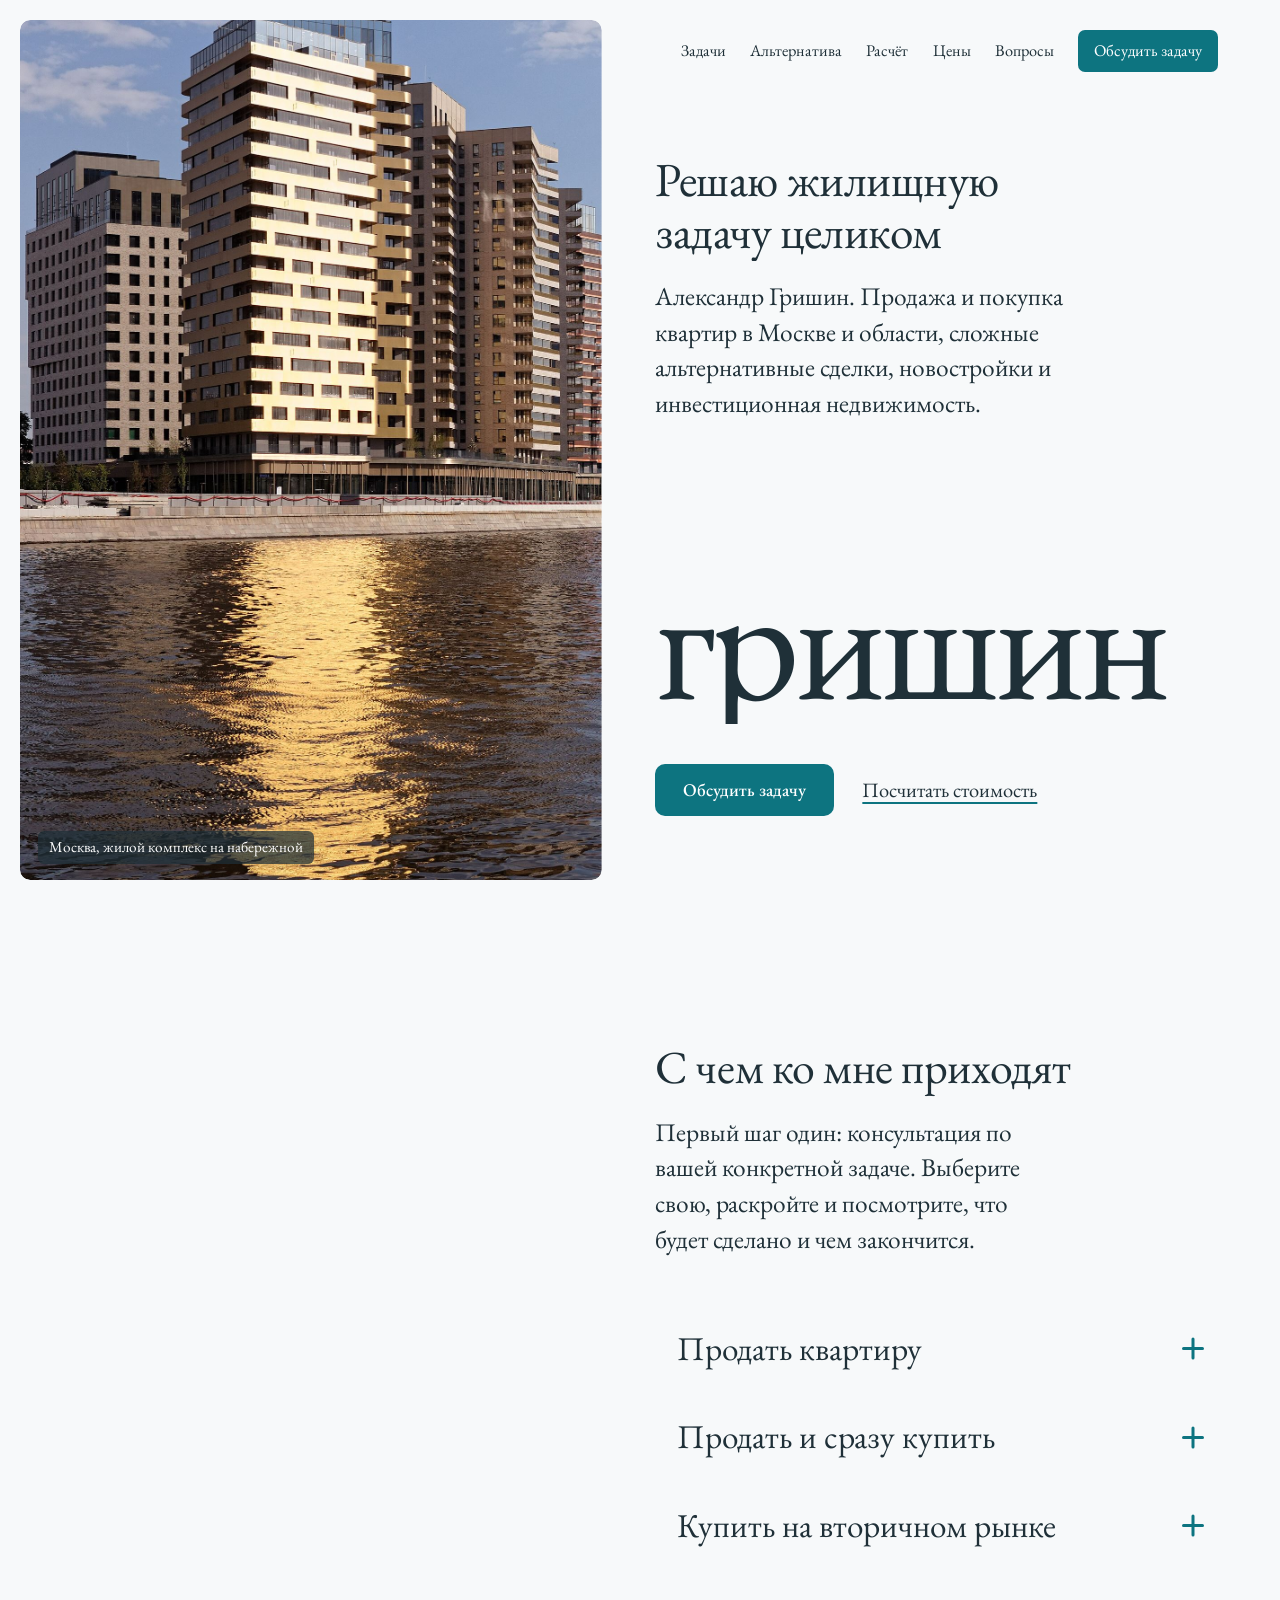
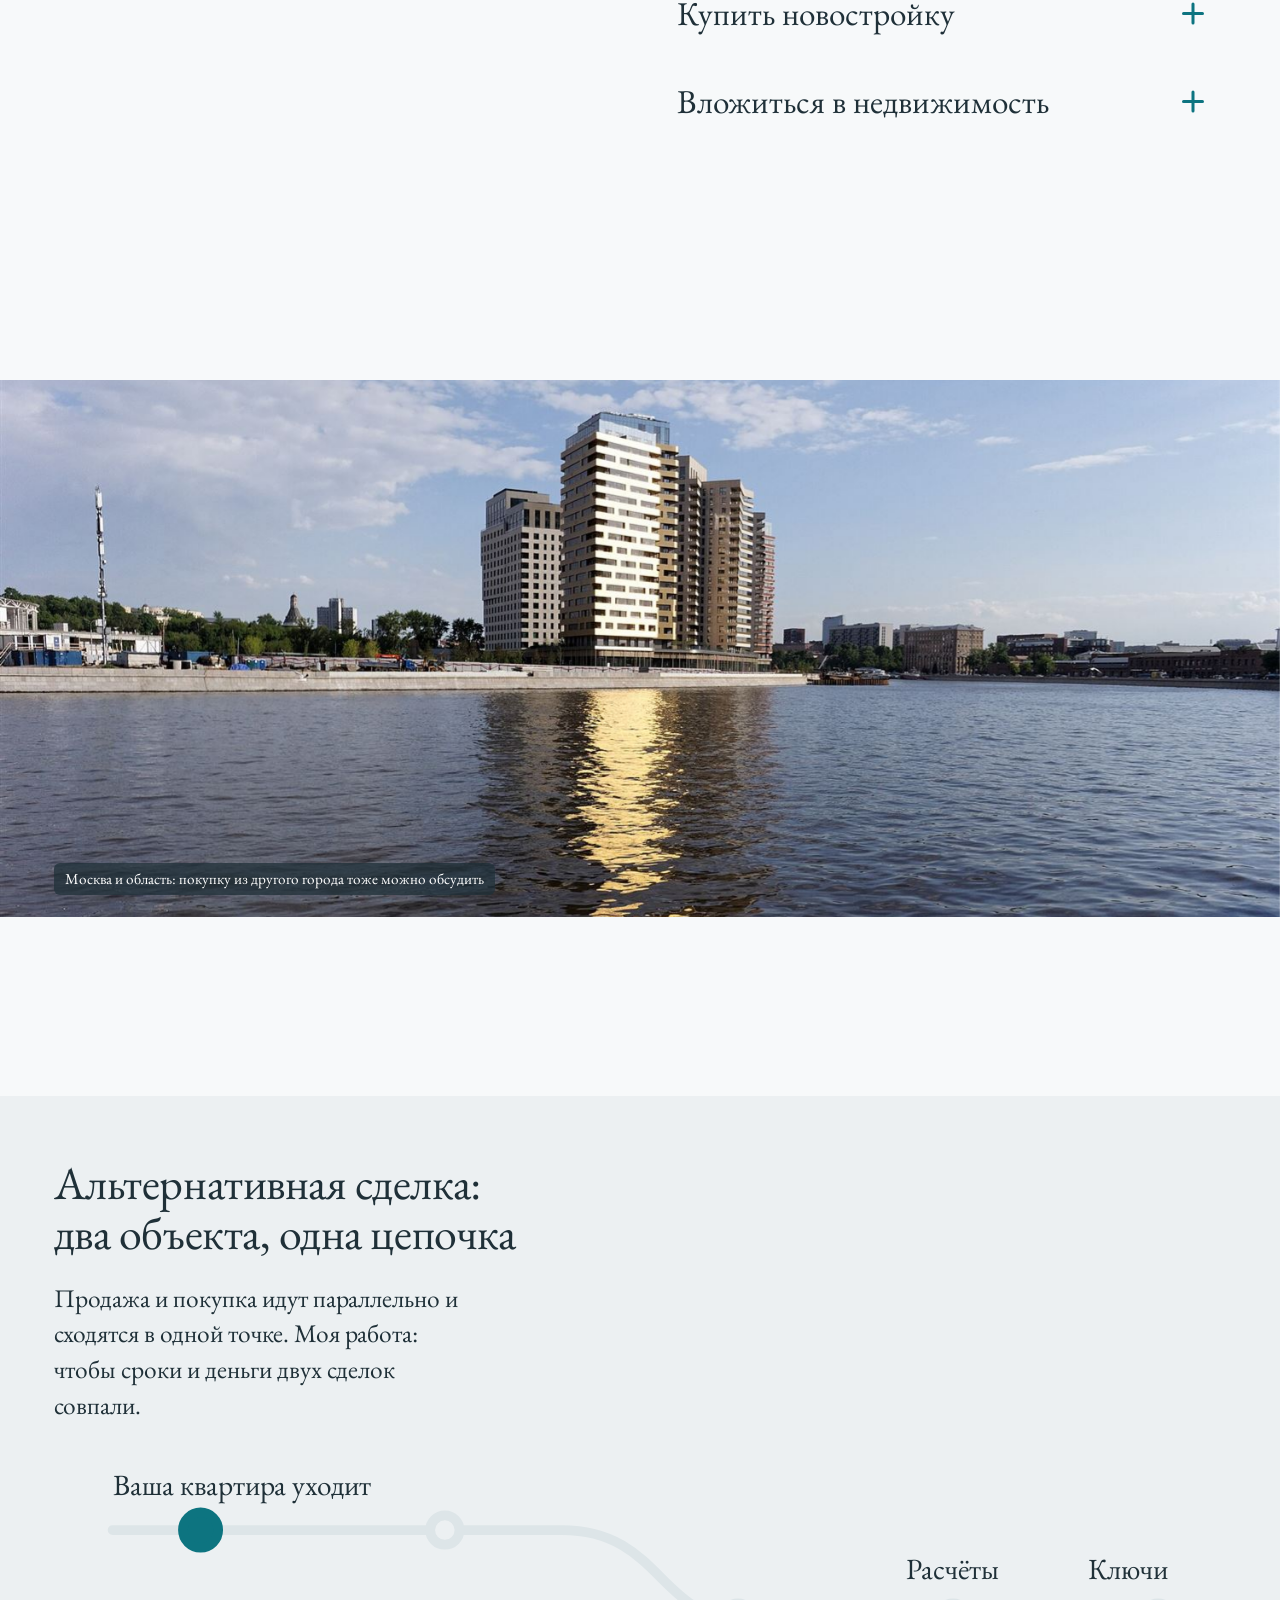
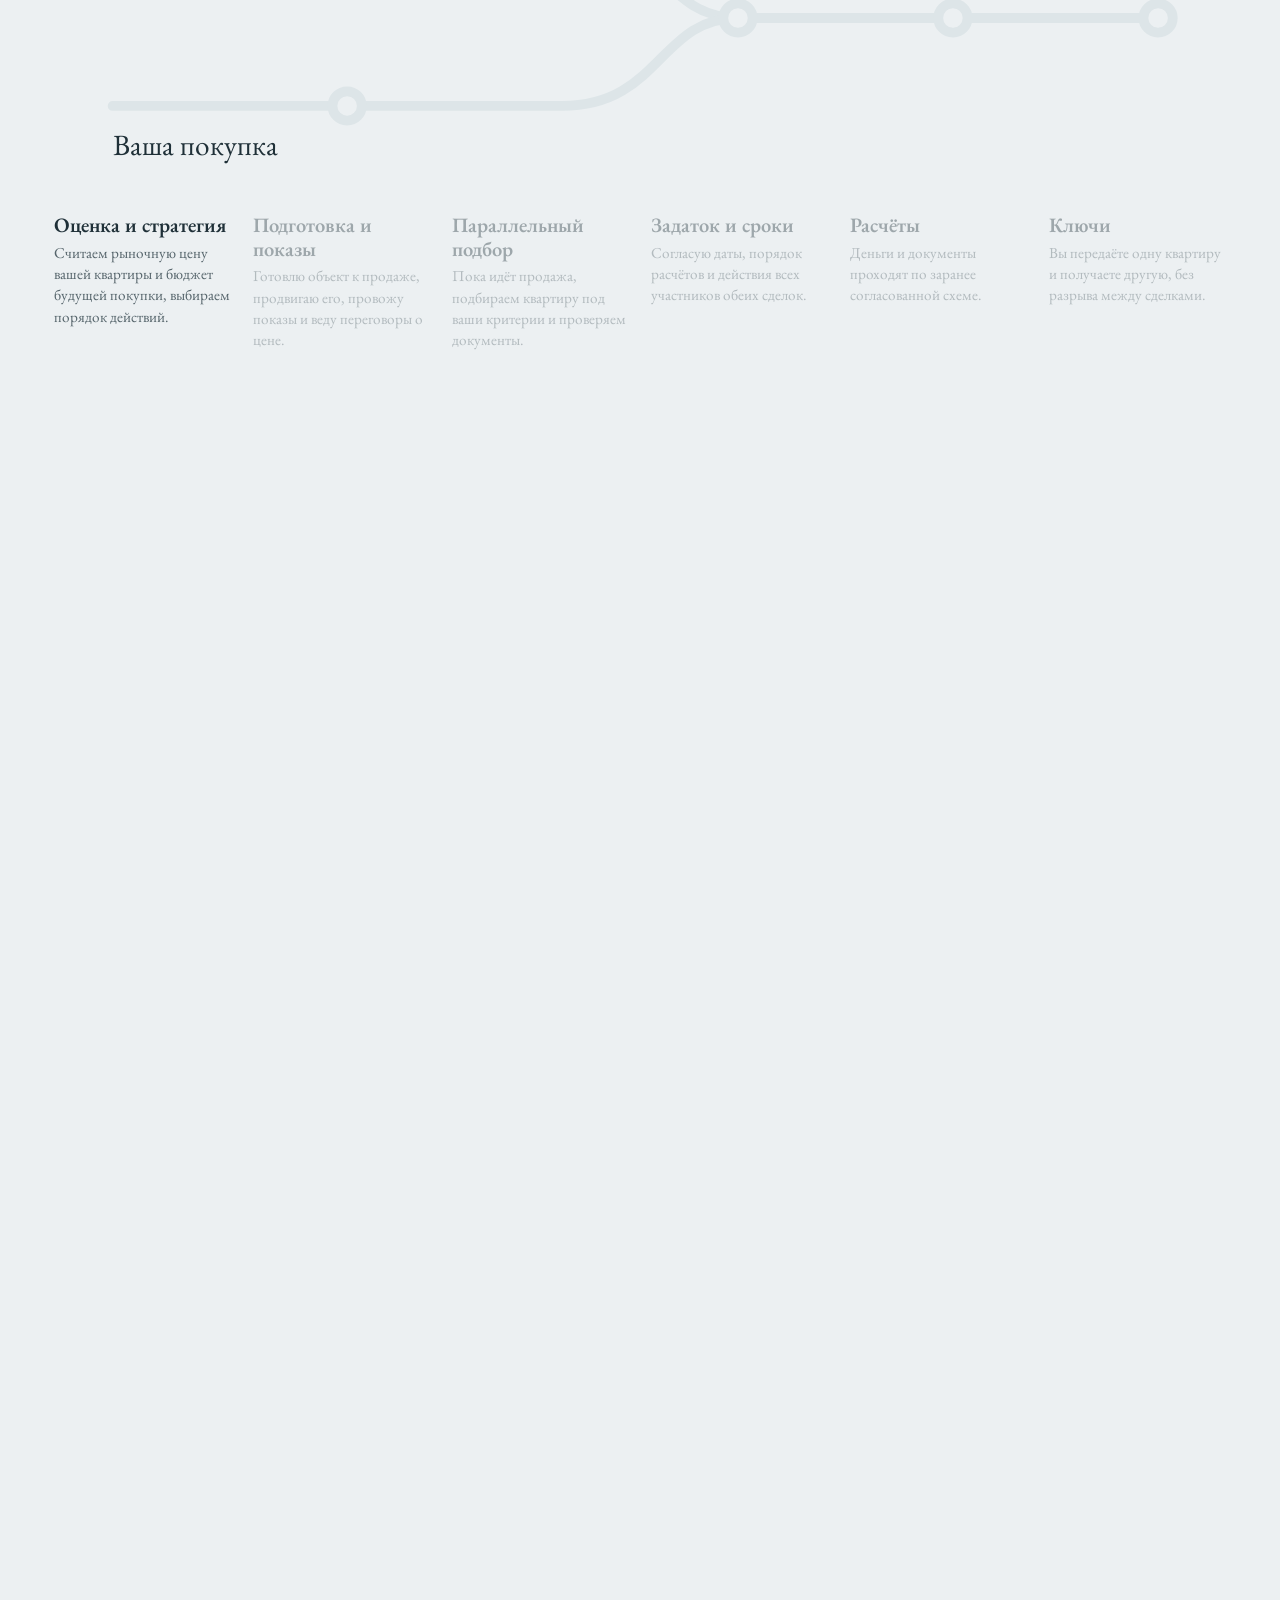
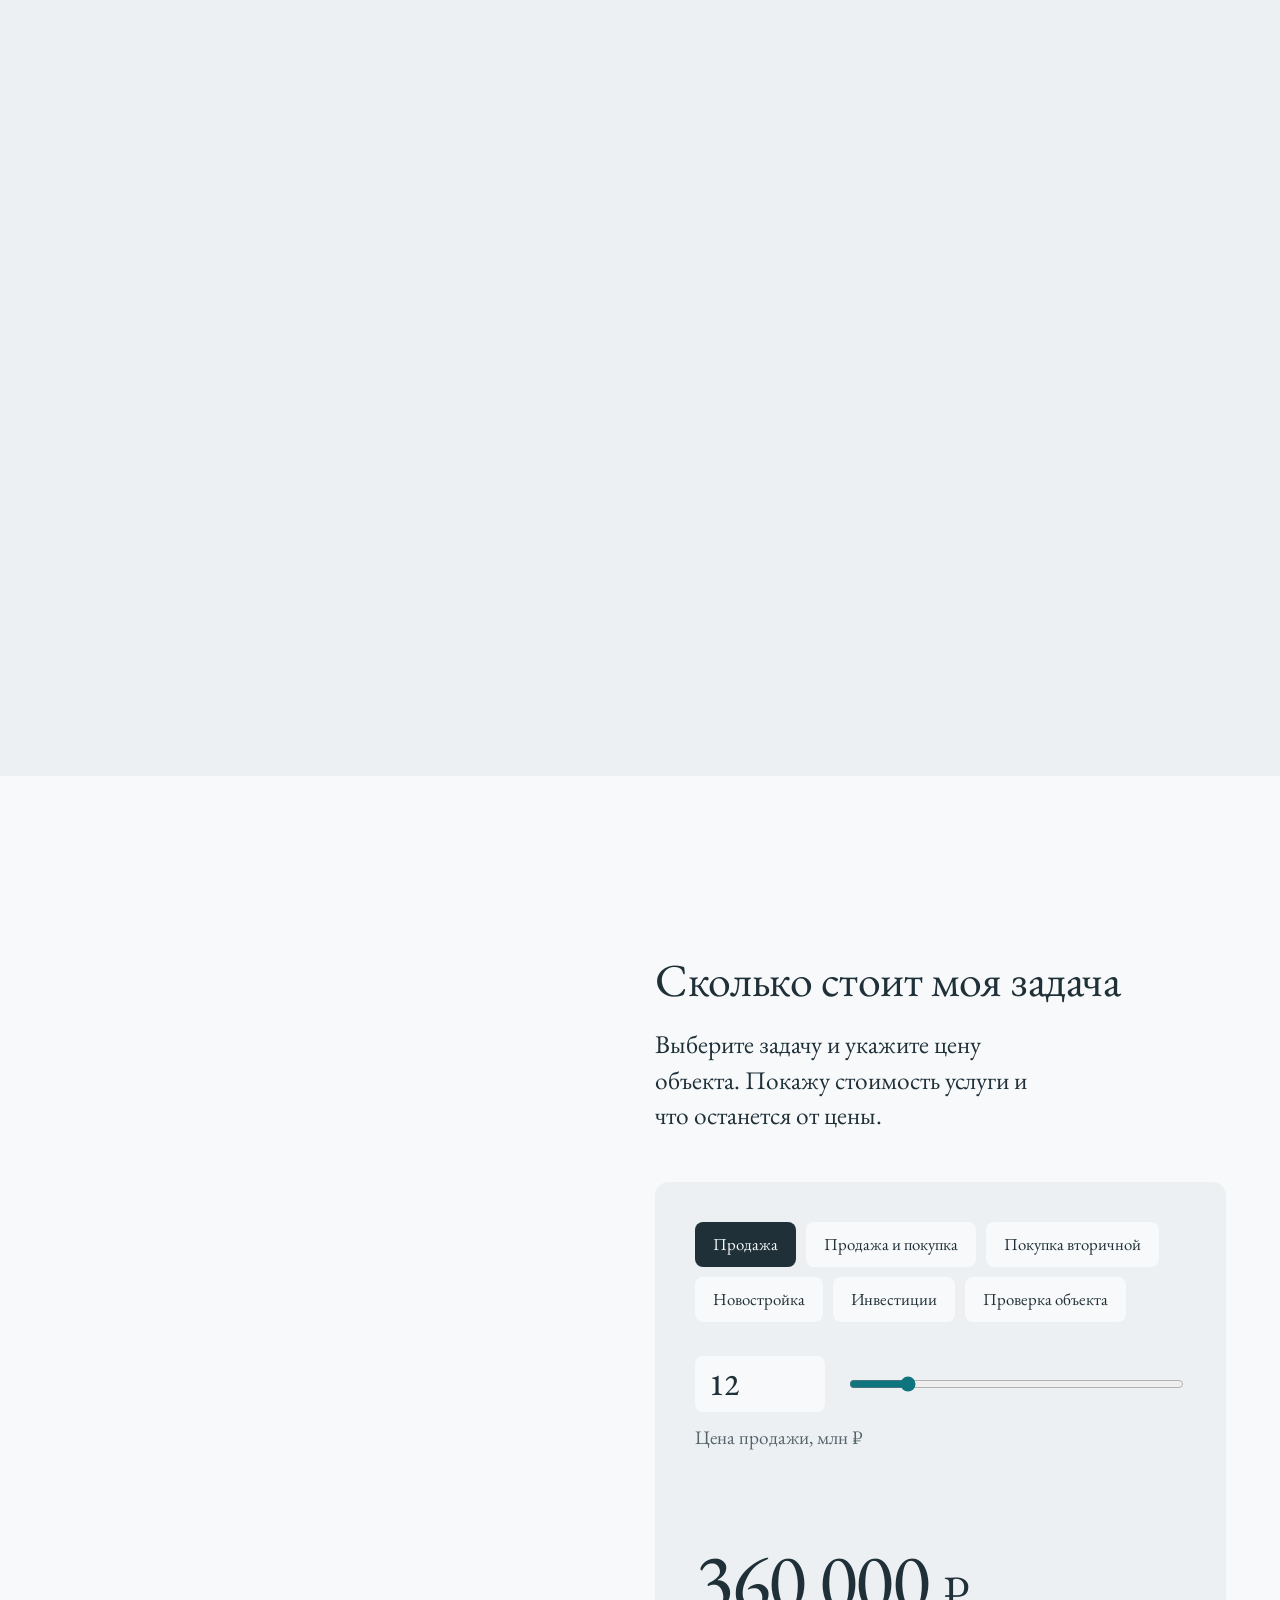
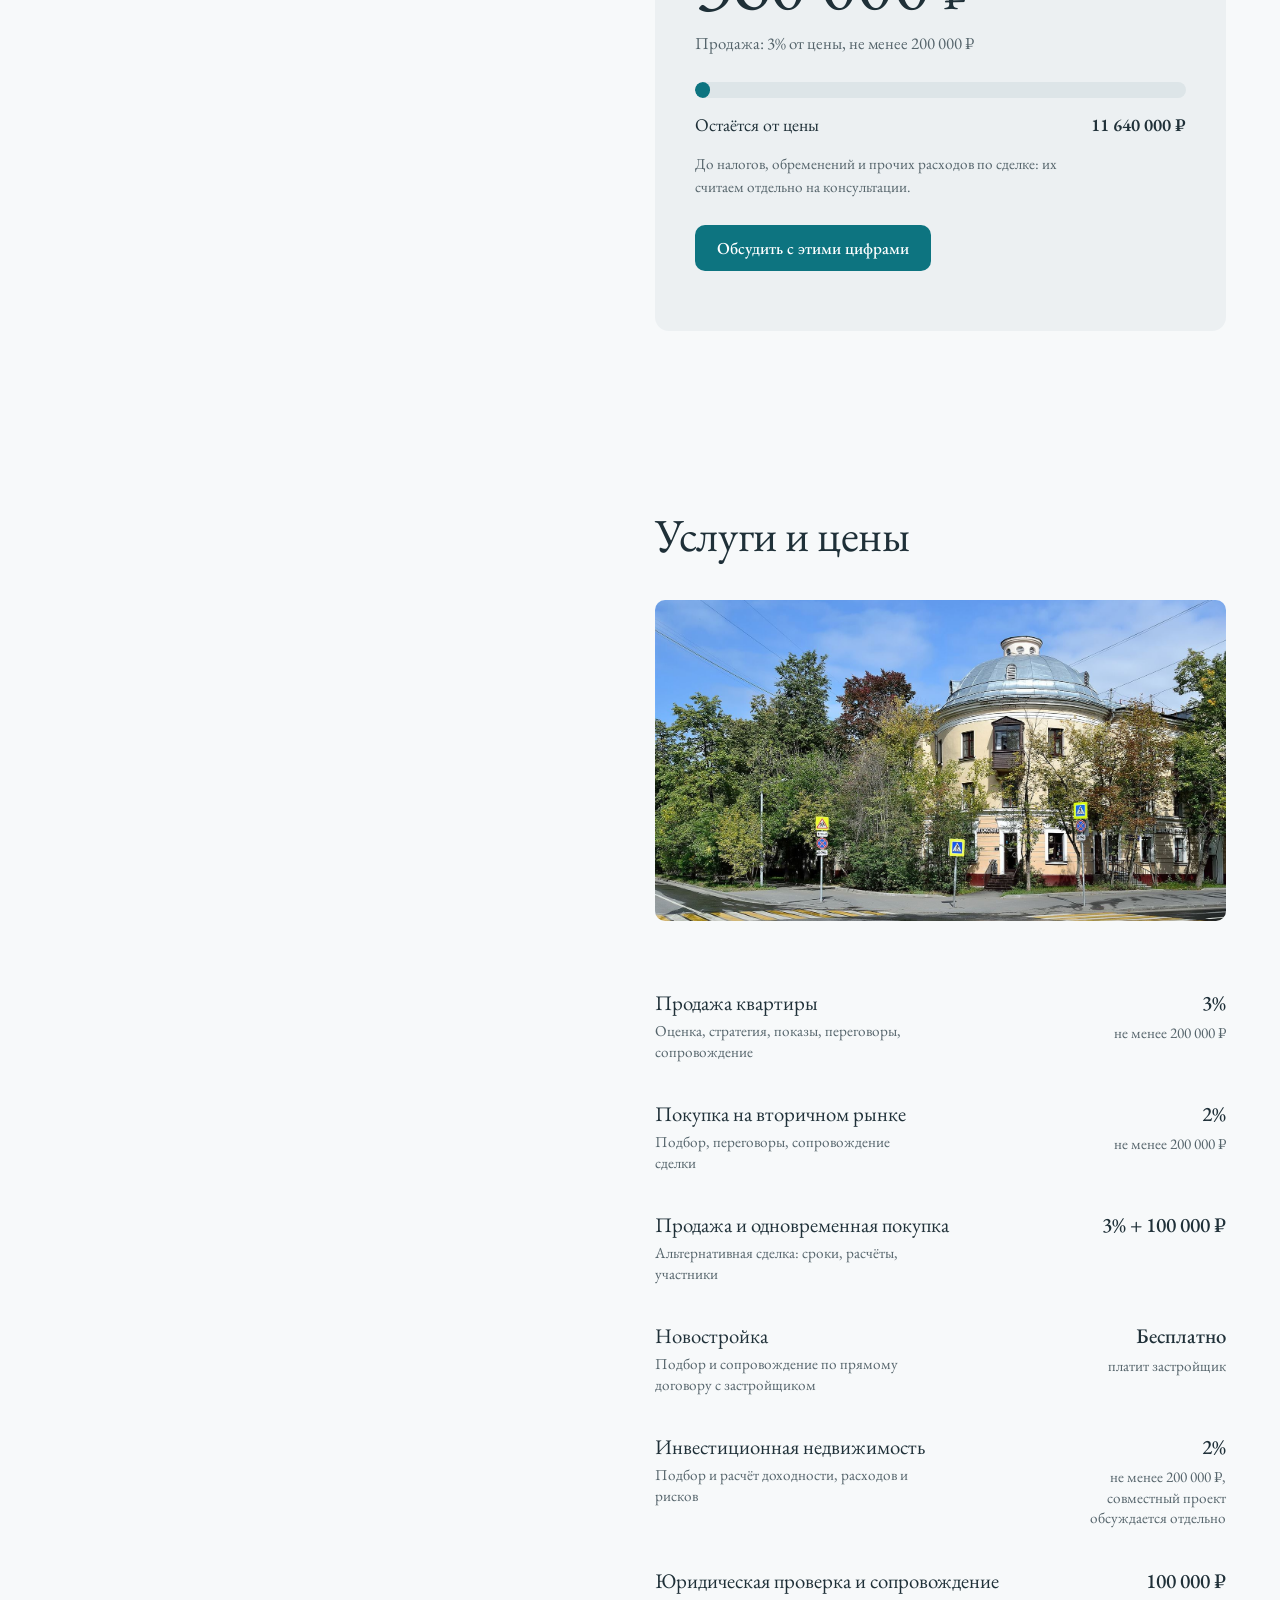
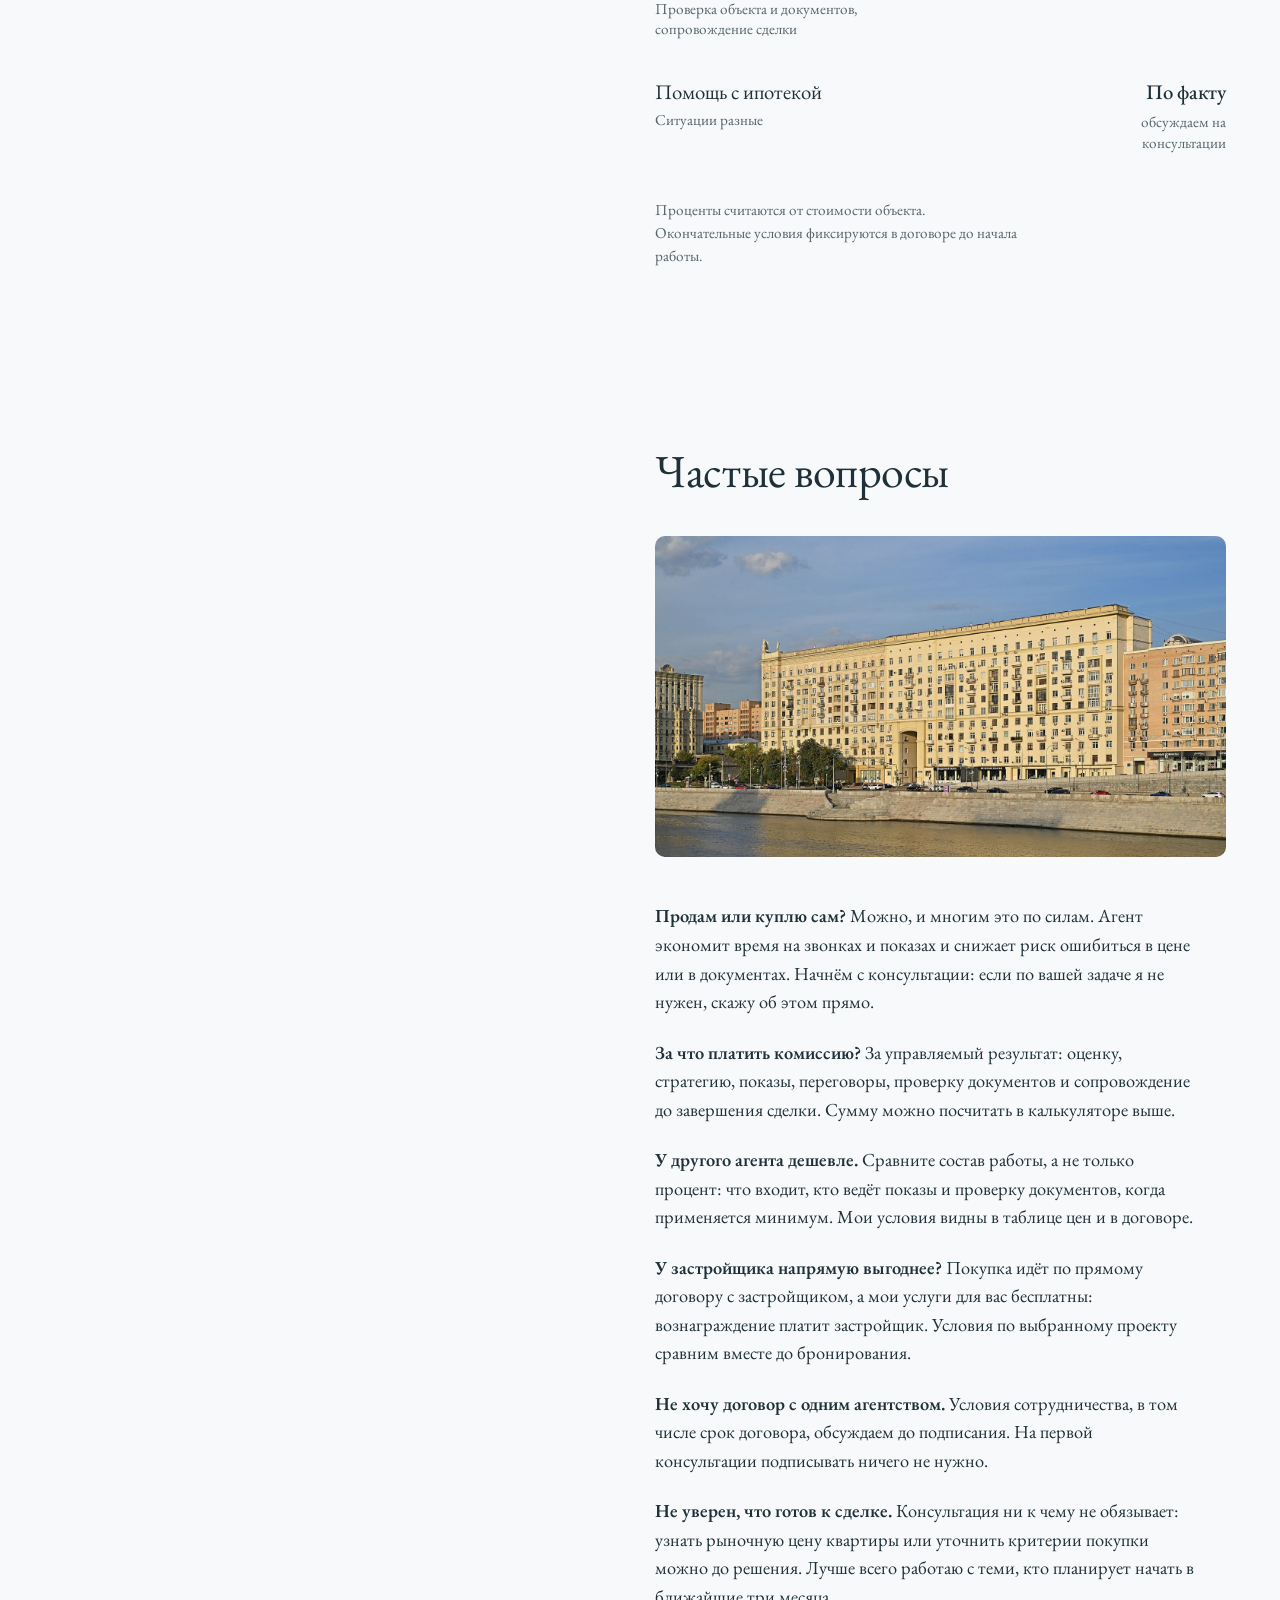
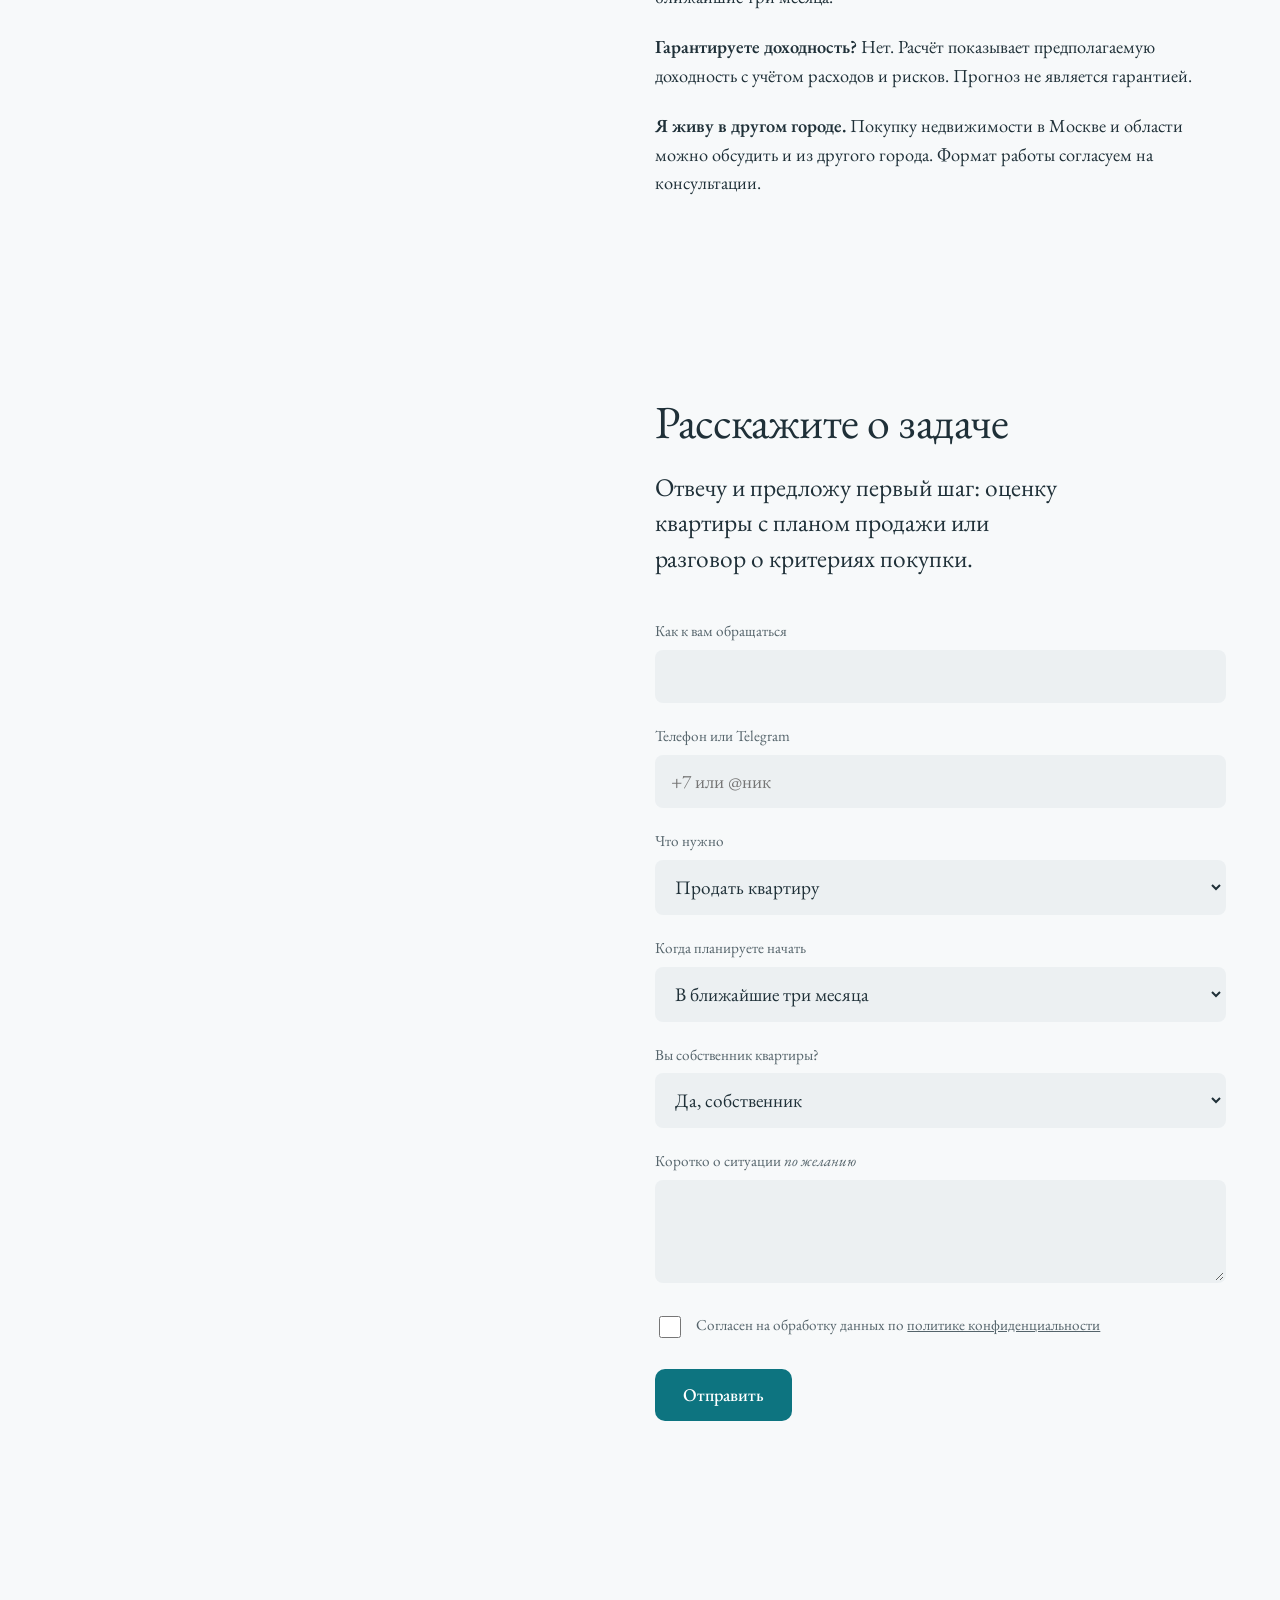
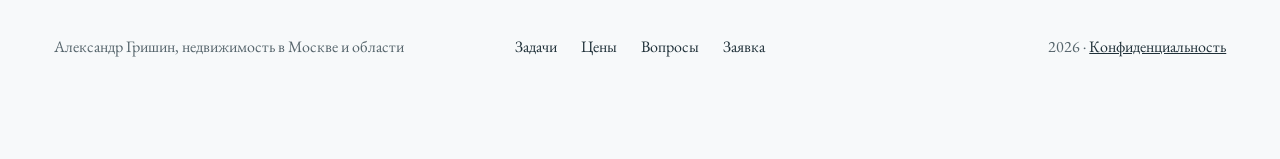
<file: index.html>
<!doctype html>
<html lang="ru">
<head>
<meta charset="utf-8">
<meta name="viewport" content="width=device-width, initial-scale=1">
<title>Александр Гришин — продажа и покупка квартир в Москве</title>
<meta name="description" content="Продажа квартиры, альтернативные сделки, новостройки и инвестиционная недвижимость в Москве и области. Консультация по вашей задаче: оценка и план продажи или критерии покупки.">
<meta property="og:title" content="Александр Гришин — недвижимость в Москве и области">
<meta property="og:description" content="Решаю жилищную задачу целиком: от оценки и стратегии до проверки документов и завершения сделки.">
<meta property="og:type" content="website">
<meta name="theme-color" content="#f7f9fa">
<link rel="preconnect" href="https://fonts.googleapis.com">
<link rel="preconnect" href="https://fonts.gstatic.com" crossorigin>
<link href="https://fonts.googleapis.com/css2?family=EB+Garamond:ital,wght@0,400;0,500;0,600;1,400&display=swap" rel="stylesheet">
<link rel="stylesheet" href="styles.css">
</head>
<body>
<a class="skip" href="#main">К содержанию</a>

<div class="stage" id="stage">
  <figure class="stage__fig on" data-for="home">
    <img src="assets/new-tower.jpg" width="1500" height="2257" alt="Жилой комплекс на набережной Москвы-реки в вечернем свете" fetchpriority="high">
    <figcaption>Москва, жилой комплекс на набережной</figcaption>
  </figure>
  <figure class="stage__fig" data-for="sale">
    <img src="assets/stalin.jpg" width="1500" height="1000" alt="Сталинский жилой дом на Смоленской набережной" loading="lazy">
    <figcaption>Сталинский дом на Смоленской набережной</figcaption>
  </figure>
  <figure class="stage__fig" data-for="alt">
    <img src="assets/round-house.jpg" width="1500" height="955" alt="Угловой жилой дом с куполом среди деревьев, Москва" loading="lazy">
    <figcaption>Дом на Октябрьском поле, Москва</figcaption>
  </figure>
  <figure class="stage__fig" data-for="invest">
    <img src="assets/river-wide.jpg" width="1500" height="844" alt="Жилые башни на берегу Москвы-реки" loading="lazy">
    <figcaption>Москва-река и новые кварталы</figcaption>
  </figure>
</div>

<div class="col">
  <header class="top" id="header">
    <nav class="nav" id="nav" aria-label="Разделы">
      <a href="#tasks">Задачи</a>
      <a href="#alt">Альтернатива</a>
      <a href="#calc">Расчёт</a>
      <a href="#prices">Цены</a>
      <a href="#faq">Вопросы</a>
      <a class="nav__cta" href="#contact">Обсудить задачу</a>
    </nav>
    <button class="burger" id="burger" type="button" aria-label="Меню" aria-expanded="false" aria-controls="nav"><span></span><span></span></button>
  </header>

  <main id="main">
    <section class="hero" id="top">
      <div class="hero__text">
        <p class="tag"><span class="ln"><span>Решаю жилищную</span></span> <span class="ln"><span>задачу целиком</span></span></p>
        <p class="lead hero__lead">Александр Гришин. Продажа и покупка квартир в Москве и области, сложные альтернативные сделки, новостройки и инвестиционная недвижимость.</p>
      </div>
      <h1 class="mark" id="mark"><span class="sr">Александр </span><span class="mark__w">гришин</span></h1>
        <p class="hero__act hero__act--b">
          <a class="btn" href="#contact" data-topic="">Обсудить задачу</a>
          <a class="tlink" href="#calc">Посчитать стоимость</a>
        </p>
    </section>

    <section class="sec" id="tasks" aria-labelledby="tasks-h">
      <h2 class="h2" id="tasks-h">С чем ко мне приходят</h2>
      <p class="lead">Первый шаг один: консультация по вашей конкретной задаче. Выберите свою, раскройте и посмотрите, что будет сделано и чем закончится.</p>

      <ul class="tasks" id="taskList">
        <li class="task" data-stage="sale">
          <h3 class="task__h"><button type="button" aria-expanded="false" aria-controls="t1">Продать квартиру<i aria-hidden="true"></i></button></h3>
          <div class="task__p" id="t1"><div class="task__in">
            <p><b>Знакомо:</b> квартира не продаётся, непонятна реальная цена, много нецелевых звонков, есть опасение уступить слишком много.</p>
            <p><b>Что делаю:</b> оцениваю рыночную стоимость, разрабатываю стратегию продажи, готовлю и продвигаю объект, провожу показы, веду переговоры и сопровождаю сделку.</p>
            <p><b>Чем заканчивается:</b> завершённой продажей и понятной суммой на руках после согласованных расходов.</p>
            <p><a class="tlink" href="#contact" data-topic="sale">Оценка квартиры и план продажи</a></p>
          </div></div>
        </li>
        <li class="task" data-stage="alt">
          <h3 class="task__h"><button type="button" aria-expanded="false" aria-controls="t2">Продать и сразу купить<i aria-hidden="true"></i></button></h3>
          <div class="task__p" id="t2"><div class="task__in">
            <p><b>Знакомо:</b> страшно не состыковать продажу и покупку по срокам и деньгам.</p>
            <p><b>Что делаю:</b> организую альтернативную сделку, согласую сроки, расчёты и действия всех участников обеих сделок.</p>
            <p><b>Чем заканчивается:</b> одной выстроенной цепочкой вместо двух разрозненных сделок.</p>
            <p><a class="tlink" href="#contact" data-topic="alt">Разобрать мою цепочку</a></p>
          </div></div>
        </li>
        <li class="task" data-stage="alt">
          <h3 class="task__h"><button type="button" aria-expanded="false" aria-controls="t3">Купить на вторичном рынке<i aria-hidden="true"></i></button></h3>
          <div class="task__p" id="t3"><div class="task__in">
            <p><b>Знакомо:</b> сложно сравнить объекты, проверить документы и понять полную стоимость покупки.</p>
            <p><b>Что делаю:</b> подбираю варианты под ваши критерии, помогаю сравнить объекты и понять полную стоимость, веду переговоры и сопровождаю сделку. Юридическая проверка объекта и документов — отдельная услуга.</p>
            <p><b>Чем заканчивается:</b> покупкой, где известно, что куплено и во что обошлось.</p>
            <p><a class="tlink" href="#contact" data-topic="second">Обсудить критерии покупки</a></p>
          </div></div>
        </li>
        <li class="task" data-stage="home">
          <h3 class="task__h"><button type="button" aria-expanded="false" aria-controls="t4">Купить новостройку<i aria-hidden="true"></i></button></h3>
          <div class="task__p" id="t4"><div class="task__in">
            <p><b>Знакомо:</b> проектов много, условия у всех разные, итоговую цену трудно сравнить.</p>
            <p><b>Что делаю:</b> подбираю под бюджет и задачу, сравниваю проекты и условия покупки, сопровождаю приобретение по прямому договору с застройщиком.</p>
            <p><b>Для вас бесплатно:</b> вознаграждение платит застройщик.</p>
            <p><a class="tlink" href="#contact" data-topic="newbuild">Обсудить критерии покупки</a></p>
          </div></div>
        </li>
        <li class="task" data-stage="invest">
          <h3 class="task__h"><button type="button" aria-expanded="false" aria-controls="t5">Вложиться в недвижимость<i aria-hidden="true"></i></button></h3>
          <div class="task__p" id="t5"><div class="task__in">
            <p><b>Знакомо:</b> трудно отличить рекламную доходность от реалистичного расчёта с учётом расходов.</p>
            <p><b>Что делаю:</b> подбираю недвижимость, в том числе доходные апартаменты, и считаю предполагаемую доходность, расходы и риски.</p>
            <p><b>Чем заканчивается:</b> покупкой на основании расчёта. Прогноз доходности не является гарантией.</p>
            <p><a class="tlink" href="#contact" data-topic="invest">Сравнить варианты по расчёту</a></p>
          </div></div>
        </li>
      </ul>
    </section>
  </main>
</div>

<figure class="band">
  <img src="assets/river-wide.jpg" width="1500" height="844" alt="Жилые башни на берегу Москвы-реки в мягком свете" loading="lazy">
  <figcaption>Москва и область: покупку из другого города тоже можно обсудить</figcaption>
</figure>

<section class="chain" id="alt" aria-labelledby="chain-h">
  <div class="chain__pin">
    <div class="chain__head">
      <h2 class="h2" id="chain-h">Альтернативная сделка: два объекта, одна цепочка</h2>
      <p class="lead">Продажа и покупка идут параллельно и сходятся в одной точке. Моя работа: чтобы сроки и деньги двух сделок совпали.</p>
    </div>

    <svg class="chain__svg" id="chainSvg" viewBox="0 0 1200 340" role="img" aria-label="Схема альтернативной сделки: ветка продажи и ветка покупки сходятся в расчётах и передаче ключей">
      <g class="c-base" fill="none" stroke-width="10" stroke-linecap="round">
        <path d="M60 80 H520 C620 80 620 170 700 170"/>
        <path d="M60 260 H520 C620 260 620 170 700 170"/>
        <path d="M700 170 H1140"/>
      </g>
      <g class="c-live" fill="none" stroke-width="10" stroke-linecap="round">
        <path id="lnSale" pathLength="1" d="M60 80 H520 C620 80 620 170 700 170"/>
        <path id="lnBuy"  pathLength="1" d="M60 260 H520 C620 260 620 170 700 170"/>
        <path id="lnEnd"  pathLength="1" d="M700 170 H1140"/>
      </g>
      <g class="c-nodes">
        <circle data-n="0" cx="150" cy="80" r="15"/>
        <circle data-n="1" cx="400" cy="80" r="15"/>
        <circle data-n="2" cx="300" cy="260" r="15"/>
        <circle data-n="3" cx="700" cy="170" r="15"/>
        <circle data-n="4" cx="920" cy="170" r="15"/>
        <circle data-n="5" cx="1130" cy="170" r="15"/>
      </g>
      <g class="c-lab">
        <text x="60" y="44">Ваша квартира уходит</text>
        <text x="60" y="310">Ваша покупка</text>
        <text x="920" y="130" text-anchor="middle">Расчёты</text>
        <text x="1140" y="130" text-anchor="end">Ключи</text>
      </g>
    </svg>

    <ol class="steps" id="steps">
      <li class="step"><h3>Оценка и стратегия</h3><p>Считаем рыночную цену вашей квартиры и бюджет будущей покупки, выбираем порядок действий.</p></li>
      <li class="step"><h3>Подготовка и показы</h3><p>Готовлю объект к продаже, продвигаю его, провожу показы и веду переговоры о цене.</p></li>
      <li class="step"><h3>Параллельный подбор</h3><p>Пока идёт продажа, подбираем квартиру под ваши критерии и проверяем документы.</p></li>
      <li class="step"><h3>Задаток и сроки</h3><p>Согласую даты, порядок расчётов и действия всех участников обеих сделок.</p></li>
      <li class="step"><h3>Расчёты</h3><p>Деньги и документы проходят по заранее согласованной схеме.</p></li>
      <li class="step"><h3>Ключи</h3><p>Вы передаёте одну квартиру и получаете другую, без разрыва между сделками.</p></li>
    </ol>
  </div>
</section>

<div class="col col--b">
  <section class="sec" id="calc" aria-labelledby="calc-h">
    <h2 class="h2" id="calc-h">Сколько стоит моя задача</h2>
    <p class="lead">Выберите задачу и укажите цену объекта. Покажу стоимость услуги и что останется от цены.</p>

    <div class="calc" id="calcBox">
      <div class="chips" role="radiogroup" aria-label="Задача">
        <button type="button" class="chip is-on" role="radio" aria-checked="true" data-k="sale">Продажа</button>
        <button type="button" class="chip" role="radio" aria-checked="false" data-k="alt">Продажа и покупка</button>
        <button type="button" class="chip" role="radio" aria-checked="false" data-k="second">Покупка вторичной</button>
        <button type="button" class="chip" role="radio" aria-checked="false" data-k="newbuild">Новостройка</button>
        <button type="button" class="chip" role="radio" aria-checked="false" data-k="invest">Инвестиции</button>
        <button type="button" class="chip" role="radio" aria-checked="false" data-k="legal">Проверка объекта</button>
      </div>

      <div class="calc__in">
        <div class="calc__row">
          <input class="calc__num" id="priceNum" type="number" inputmode="decimal" min="3" max="200" step="0.1" value="12">
          <input class="calc__range" id="priceRange" type="range" min="3" max="60" step="0.1" value="12" aria-label="Цена объекта, млн рублей">
        </div>
        <label class="calc__lab calc__lab--b" for="priceNum" id="priceLab">Цена продажи, млн ₽</label>
      </div>

      <div class="calc__out" aria-live="polite">
        <p class="calc__big"><span id="feeVal">360 000</span> <span class="calc__cur">₽</span></p>
        <p class="calc__what" id="feeWhat">Стоимость услуги: 3% от цены продажи</p>
        <div class="bar" aria-hidden="true"><div class="bar__fill" id="barFill"></div></div>
        <p class="calc__split"><span id="leftLab">Остаётся от цены</span> <b id="leftVal">11 640 000 ₽</b></p>
        <p class="calc__note" id="calcNote">До налогов, обременений и прочих расходов по сделке: их считаем отдельно на консультации.</p>
        <p><a class="btn btn--s" href="#contact" id="calcGo" data-topic="sale">Обсудить с этими цифрами</a></p>
      </div>
    </div>
  </section>

  <section class="sec" id="prices" aria-labelledby="prices-h">
    <h2 class="h2" id="prices-h">Услуги и цены</h2>
    <figure class="inl"><img src="assets/round-house.jpg" width="1500" height="955" alt="Угловой жилой дом с куполом, Москва" loading="lazy"></figure>
    <dl class="menu">
      <div class="menu__r"><dt>Продажа квартиры<small>Оценка, стратегия, показы, переговоры, сопровождение</small></dt><dd>3%<small>не менее 200 000 ₽</small></dd></div>
      <div class="menu__r"><dt>Покупка на вторичном рынке<small>Подбор, переговоры, сопровождение сделки</small></dt><dd>2%<small>не менее 200 000 ₽</small></dd></div>
      <div class="menu__r"><dt>Продажа и одновременная покупка<small>Альтернативная сделка: сроки, расчёты, участники</small></dt><dd>3% + 100 000 ₽</dd></div>
      <div class="menu__r"><dt>Новостройка<small>Подбор и сопровождение по прямому договору с застройщиком</small></dt><dd>Бесплатно<small>платит застройщик</small></dd></div>
      <div class="menu__r"><dt>Инвестиционная недвижимость<small>Подбор и расчёт доходности, расходов и рисков</small></dt><dd>2%<small>не менее 200 000 ₽, совместный проект обсуждается отдельно</small></dd></div>
      <div class="menu__r"><dt>Юридическая проверка и сопровождение<small>Проверка объекта и документов, сопровождение сделки</small></dt><dd>100 000 ₽</dd></div>
      <div class="menu__r"><dt>Помощь с ипотекой<small>Ситуации разные</small></dt><dd>По факту<small>обсуждаем на консультации</small></dd></div>
    </dl>
    <p class="note">Проценты считаются от стоимости объекта. Окончательные условия фиксируются в договоре до начала работы.</p>
  </section>

  <section class="sec" id="faq" aria-labelledby="faq-h">
    <h2 class="h2" id="faq-h">Частые вопросы</h2>
    <figure class="inl inl--r"><img src="assets/stalin.jpg" width="1500" height="1000" alt="Сталинский жилой дом на набережной, Москва" loading="lazy"></figure>
    <div class="faq">
      <p><b>Продам или куплю сам?</b> Можно, и многим это по силам. Агент экономит время на звонках и показах и снижает риск ошибиться в цене или в документах. Начнём с консультации: если по вашей задаче я не нужен, скажу об этом прямо.</p>
      <p><b>За что платить комиссию?</b> За управляемый результат: оценку, стратегию, показы, переговоры, проверку документов и сопровождение до завершения сделки. Сумму можно посчитать в калькуляторе выше.</p>
      <p><b>У другого агента дешевле.</b> Сравните состав работы, а не только процент: что входит, кто ведёт показы и проверку документов, когда применяется минимум. Мои условия видны в таблице цен и в договоре.</p>
      <p><b>У застройщика напрямую выгоднее?</b> Покупка идёт по прямому договору с застройщиком, а мои услуги для вас бесплатны: вознаграждение платит застройщик. Условия по выбранному проекту сравним вместе до бронирования.</p>
      <p><b>Не хочу договор с одним агентством.</b> Условия сотрудничества, в том числе срок договора, обсуждаем до подписания. На первой консультации подписывать ничего не нужно.</p>
      <p><b>Не уверен, что готов к сделке.</b> Консультация ни к чему не обязывает: узнать рыночную цену квартиры или уточнить критерии покупки можно до решения. Лучше всего работаю с теми, кто планирует начать в ближайшие три месяца.</p>
      <p><b>Гарантируете доходность?</b> Нет. Расчёт показывает предполагаемую доходность с учётом расходов и рисков. Прогноз не является гарантией.</p>
      <p><b>Я живу в другом городе.</b> Покупку недвижимости в Москве и области можно обсудить и из другого города. Формат работы согласуем на консультации.</p>
    </div>
  </section>

  <section class="sec sec--form" id="contact" aria-labelledby="contact-h">
    <h2 class="h2" id="contact-h">Расскажите о задаче</h2>
    <p class="lead">Отвечу и предложу первый шаг: оценку квартиры с планом продажи или разговор о критериях покупки.</p>

    <form class="form" id="leadForm" novalidate>
      <input type="text" name="_gotcha" style="display:none" tabindex="-1" autocomplete="off">
      <div class="f">
        <label for="f-name">Как к вам обращаться</label>
        <input id="f-name" name="name" type="text" autocomplete="name" required>
      </div>
      <div class="f">
        <label for="f-phone">Телефон или Telegram</label>
        <input id="f-phone" name="phone" type="text" inputmode="text" autocomplete="tel" placeholder="+7 или @ник" required>
      </div>
      <div class="f">
        <label for="f-topic">Что нужно</label>
        <select id="f-topic" name="task">
          <option value="Продать квартиру">Продать квартиру</option>
          <option value="Продать и купить (альтернатива)">Продать и купить (альтернатива)</option>
          <option value="Купить на вторичном рынке">Купить на вторичном рынке</option>
          <option value="Купить новостройку">Купить новостройку</option>
          <option value="Инвестиции в недвижимость">Инвестиции в недвижимость</option>
          <option value="Проверить объект и сделку">Проверить объект и сделку</option>
          <option value="Другое">Другое</option>
        </select>
      </div>
      <div class="f">
        <label for="f-start">Когда планируете начать</label>
        <select id="f-start" name="start">
          <option value="В ближайшие три месяца">В ближайшие три месяца</option>
          <option value="Позже, через полгода и дальше">Позже, через полгода и дальше</option>
          <option value="Пока изучаю вопрос">Пока изучаю вопрос</option>
        </select>
      </div>
      <div class="f" id="fOwnerWrap">
        <label for="f-owner">Вы собственник квартиры?</label>
        <select id="f-owner" name="owner">
          <option value="Собственник">Да, собственник</option>
          <option value="Участвую в решении">Участвую в принятии решения</option>
          <option value="Другое">Другое</option>
        </select>
      </div>
      <div class="f" id="fBudgetWrap" hidden>
        <label for="f-budget">Бюджет и источник средств</label>
        <input id="f-budget" name="budget" type="text" placeholder="Например: 15 млн, часть от продажи квартиры">
      </div>
      <div class="f">
        <label for="f-msg">Коротко о ситуации <span class="opt">по желанию</span></label>
        <textarea id="f-msg" name="comment" rows="3"></textarea>
      </div>
      <label class="agree"><input type="checkbox" id="f-agree" required> <span>Согласен на обработку данных по <a href="privacy.html" target="_blank" rel="noopener">политике конфиденциальности</a></span></label>
      <p class="form__act"><button class="btn" type="submit">Отправить</button> <span class="form__st" id="formSt" role="status"></span></p>
    </form>
  </section>
</div>

<footer class="foot">
  <div class="foot__row">
    <p>Александр Гришин, недвижимость в Москве и области</p>
    <nav aria-label="Разделы подвала"><a href="#tasks">Задачи</a><a href="#prices">Цены</a><a href="#faq">Вопросы</a><a href="#contact">Заявка</a></nav>
    <p class="foot__r"><span id="year">2026</span> · <a href="privacy.html">Конфиденциальность</a></p>
  </div>
  <p class="credits">Фотографии: Retired electrician (Foriver, CC0), Юрий Д.К. (сталинский дом, CC BY 4.0), Dmitry Ivanov (дом на Октябрьском поле, CC BY-SA 4.0), через Wikimedia Commons.</p>
</footer>

<script src="script.js"></script>
</body>
</html>
</file>
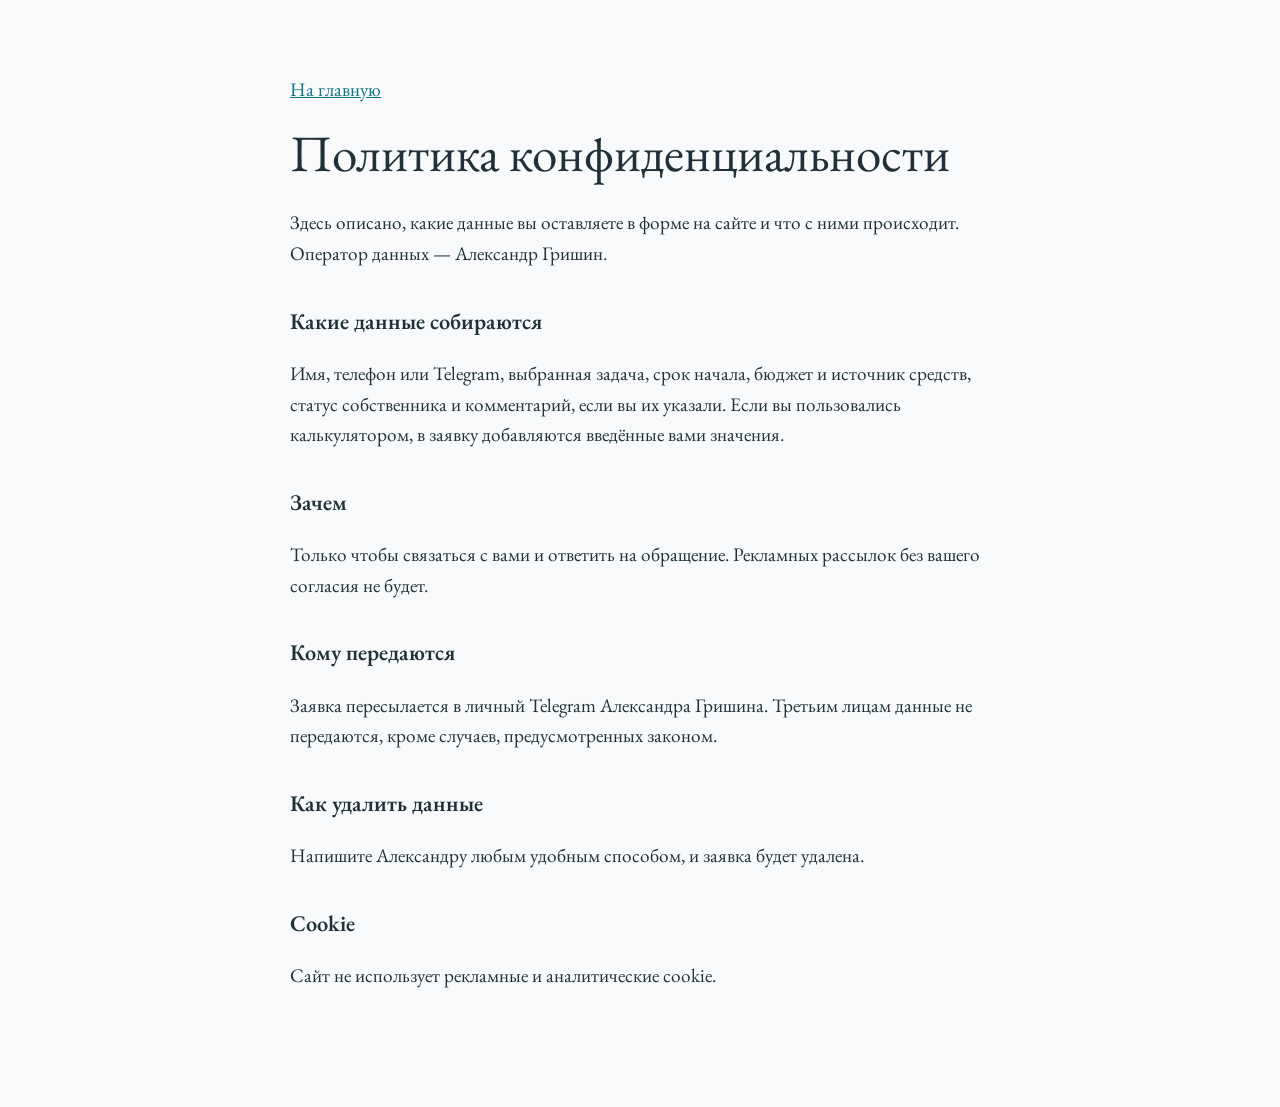
<file: privacy.html>
<!doctype html>
<html lang="ru">
<head>
<meta charset="utf-8">
<meta name="viewport" content="width=device-width, initial-scale=1">
<title>Политика конфиденциальности — Александр Гришин</title>
<meta name="robots" content="noindex">
<link href="https://fonts.googleapis.com/css2?family=EB+Garamond:wght@400;600&display=swap" rel="stylesheet">
<style>
  :root { --bg:#f7f9fa; --ink:#1f3038; --accent:#0d7480; }
  body { margin:0; background:var(--bg); color:var(--ink); font:1.2rem/1.6 "EB Garamond", Georgia, serif; }
  main { max-width: 700px; margin: 0 auto; padding: 56px 20px 96px; }
  h1 { font-weight:400; font-size: clamp(2.2rem, 6vw, 3.2rem); line-height:1.08; margin: 0 0 28px; }
  h2 { font-size:1.4rem; font-weight:600; margin: 34px 0 6px; }
  a { color: var(--accent); }
</style>
</head>
<body>
<main>
  <p><a href="index.html">На главную</a></p>
  <h1>Политика конфиденциальности</h1>
  <p>Здесь описано, какие данные вы оставляете в форме на сайте и что с ними происходит. Оператор данных — Александр Гришин.</p>
  <h2>Какие данные собираются</h2>
  <p>Имя, телефон или Telegram, выбранная задача, срок начала, бюджет и источник средств, статус собственника и комментарий, если вы их указали. Если вы пользовались калькулятором, в заявку добавляются введённые вами значения.</p>
  <h2>Зачем</h2>
  <p>Только чтобы связаться с вами и ответить на обращение. Рекламных рассылок без вашего согласия не будет.</p>
  <h2>Кому передаются</h2>
  <p>Заявка пересылается в личный Telegram Александра Гришина. Третьим лицам данные не передаются, кроме случаев, предусмотренных законом.</p>
  <h2>Как удалить данные</h2>
  <p>Напишите Александру любым удобным способом, и заявка будет удалена.</p>
  <h2>Cookie</h2>
  <p>Сайт не использует рекламные и аналитические cookie.</p>
</main>
</body>
</html>
</file>
<file: styles.css>
:root {
  --bg: #f7f9fa;
  --surface: #ecf0f2;
  --surface-2: #dde5e8;
  --ink: #1f3038;
  --muted: #55646b;
  --accent: #0d7480;
  --accent-ink: #ffffff;
  --r: 10px;
  --pad: clamp(20px, 4.2vw, 64px);
  --stage-w: 47vw;
  --step-small: clamp(0.9rem, 0.88rem + 0.1vw, 0.95rem);
  --step-body: clamp(1.15rem, 1.08rem + 0.25vw, 1.32rem);
  --step-lead: clamp(1.28rem, 1.15rem + 0.55vw, 1.6rem);
  --step-head: clamp(2.1rem, 1.4rem + 2.6vw, 3.7rem);
  --ease: cubic-bezier(.2, .7, .2, 1);
  --d: 0s;
}
*, *::before, *::after { box-sizing: border-box; }
html { scroll-behavior: auto; -webkit-text-size-adjust: 100%; }
body {
  margin: 0; background: var(--bg); color: var(--ink);
  font: 400 var(--step-body)/1.5 "EB Garamond", Georgia, "Times New Roman", serif;
  font-variant-numeric: lining-nums tabular-nums;
  text-rendering: optimizeLegibility;
}
img { display: block; max-width: 100%; }
a { color: inherit; }
::selection { background: var(--accent); color: var(--accent-ink); }
:focus-visible { outline: 3px solid var(--accent); outline-offset: 3px; border-radius: 4px; }
.skip { position: absolute; left: -999px; top: 8px; background: var(--ink); color: var(--bg); padding: 10px 14px; z-index: 99; border-radius: var(--r); }
.skip:focus { left: 8px; }

/* ===== stage (fixed half) ===== */
.stage {
  position: fixed; z-index: 0; left: 20px; top: 20px; bottom: 20px;
  width: calc(var(--stage-w) - 20px); overflow: hidden; border-radius: var(--r);
  background: var(--surface);
  clip-path: inset(0 0 100% 0 round 10px);
  transition: clip-path 1.2s var(--ease) .1s;
}
.go .stage { clip-path: inset(0 0 0 0 round 10px); }
.stage__fig { position: absolute; inset: 0; margin: 0; opacity: 0; transition: opacity .9s var(--ease); }
.stage__fig.on { opacity: 1; }
.stage__fig img { width: 100%; height: 118%; object-fit: cover; position: absolute; top: -9%; left: 0;
  transform: translate3d(0, var(--py, 0px), 0) scale(1.06); transition: transform 1.6s var(--ease); }
.stage__fig.on img { transform: translate3d(0, var(--py, 0px), 0) scale(1); }
.stage__fig figcaption { position: absolute; left: 18px; bottom: 16px; font-size: var(--step-small); color: #fff;
  background: rgba(31, 48, 56, .72); padding: 5px 11px; border-radius: 6px; }

.col { position: relative; z-index: 1; margin-left: var(--stage-w); padding: 0 var(--pad); }
.col--b { margin-top: 0; }

/* ===== header ===== */
.top { position: fixed; z-index: 20; top: 0; right: 0; left: var(--stage-w); padding: 22px var(--pad); display: flex; justify-content: flex-end; pointer-events: none;
  transition: transform .5s var(--ease); }
.top.hide { transform: translateY(-120%); }
.nav { display: flex; align-items: center; gap: clamp(14px, 1.9vw, 30px); font-size: 1.02rem; pointer-events: auto; background: var(--bg); padding: 8px 8px 8px 18px; border-radius: var(--r); }
.nav a { text-decoration: none; white-space: nowrap; position: relative; }
.nav a:not(.nav__cta)::after { content: ""; position: absolute; left: 0; right: 0; bottom: -2px; height: 2px; background: var(--accent); transform: scaleX(0); transform-origin: left; transition: transform .35s var(--ease); }
.nav a:not(.nav__cta):hover::after { transform: scaleX(1); }
.nav__cta { background: var(--accent); color: var(--accent-ink); padding: 9px 16px; border-radius: 7px; transition: transform .2s var(--ease), background .2s; }
.nav__cta:hover { background: #0a5c66; }
.nav__cta:active { transform: scale(.96); }
.burger { display: none; pointer-events: auto; }
.nav, .burger { opacity: 0; transform: translateY(-10px); transition: opacity .8s var(--ease) .9s, transform .8s var(--ease) .9s; }
.go .nav, .go .burger { opacity: 1; transform: none; }

/* ===== type ===== */
.h1, .h2 { font-weight: 400; letter-spacing: -.01em; line-height: 1.08; margin: 0; text-wrap: balance; }
.h1 { font-size: var(--step-head); }
.h2 { font-size: clamp(1.9rem, 1.35rem + 1.9vw, 2.9rem); }
.lead { font-size: var(--step-lead); line-height: 1.4; max-width: 34ch; margin: 22px 0 0; }
.note { font-size: var(--step-small); color: var(--muted); max-width: 52ch; margin: 28px 0 0; }
b { font-weight: 600; }

.btn { display: inline-flex; align-items: center; justify-content: center; min-height: 52px; padding: 0 28px; background: var(--accent); color: var(--accent-ink);
  border: 0; border-radius: var(--r); font: 500 1.12rem "EB Garamond", Georgia, serif; text-decoration: none; cursor: pointer;
  transition: transform .2s var(--ease), background .2s; }
.btn:hover { background: #0a5c66; transform: translateY(-2px); }
.btn:active { transform: scale(.97); }
.btn:disabled { opacity: .6; cursor: default; transform: none; }
.btn--s { min-height: 46px; padding: 0 22px; font-size: 1.05rem; }
.tlink { text-decoration: underline; text-decoration-color: var(--accent); text-decoration-thickness: 2px; text-underline-offset: 5px; transition: text-underline-offset .25s var(--ease), color .2s; }
.tlink:hover { text-underline-offset: 8px; color: var(--accent); }

/* ===== hero ===== */
.hero { padding: clamp(110px, 17svh, 170px) 0 48px; }
.hero__text { max-width: 680px; }
.ln { display: block; overflow: hidden; padding-bottom: .08em; margin-bottom: -.08em; }
.ln > span { display: block; transform: translateY(105%); transition: transform 1.1s var(--ease); }
.go .ln > span { transform: none; }
.ln:nth-of-type(2) > span { transition-delay: .12s; }
.hero__lead { opacity: 0; transform: translateY(18px); transition: opacity .9s var(--ease) .45s, transform .9s var(--ease) .45s; }
.hero__act { margin: 34px 0 0; display: flex; align-items: center; gap: 28px; flex-wrap: wrap; opacity: 0; transform: translateY(18px); transition: opacity .9s var(--ease) .6s, transform .9s var(--ease) .6s; }
.go .hero__lead, .go .hero__act { opacity: 1; transform: none; }
.tag { margin: 0; font-size: clamp(2rem, 1.2rem + 2.2vw, 3.1rem); line-height: 1.1; letter-spacing: -.01em; max-width: 14em; }
.mark { margin: clamp(70px, 12svh, 130px) 0 0; font-weight: 400; font-size: clamp(4.4rem, 13.4vw, 13.5rem); line-height: .8; letter-spacing: -.03em; padding: 40px 0 .1em; overflow: hidden;
  transform-origin: 0 100%; scale: var(--ms, 1); white-space: nowrap; }
.mark__w { display: block; text-align: justify; text-align-last: justify; transform: translateY(110%); opacity: 0; transition: transform 1.2s var(--ease) .2s, opacity .6s .2s; }
.go .mark__w { transform: none; opacity: 1; }
.sr { position: absolute; width: 1px; height: 1px; overflow: hidden; clip: rect(0 0 0 0); white-space: nowrap; }

/* ===== sections ===== */
.sec { padding: clamp(90px, 14vw, 190px) 0 0; max-width: 700px; }
.sec:last-child { padding-bottom: 60px; }

.rv { opacity: 0; transform: translateY(26px); transition: opacity .9s var(--ease) var(--d), transform .9s var(--ease) var(--d); }
.rv.in { opacity: 1; transform: none; }

/* tasks */
.tasks { list-style: none; margin: 52px 0 0; padding: 0; display: grid; gap: 10px; }
.task { background: transparent; border-radius: var(--r); transition: background .4s var(--ease); }
.task.open { background: var(--surface); }
.task__h { margin: 0; font-weight: 400; }
.task__h button { all: unset; box-sizing: border-box; cursor: pointer; width: 100%; display: flex; justify-content: space-between; align-items: center; gap: 18px; padding: 20px 22px;
  font-size: clamp(1.5rem, 1.2rem + 1.1vw, 2.1rem); line-height: 1.15; border-radius: var(--r); transition: padding-left .3s var(--ease), color .2s; }
.task__h button:hover { padding-left: 30px; color: var(--accent); }
.task__h button:focus-visible { outline: 3px solid var(--accent); outline-offset: 2px; }
.task__h i { position: relative; width: 22px; height: 22px; flex: none; }
.task__h i::before, .task__h i::after { content: ""; position: absolute; left: 0; top: 10px; width: 22px; height: 3px; background: var(--accent); border-radius: 2px; transition: transform .4s var(--ease); }
.task__h i::after { transform: rotate(90deg); }
.task.open .task__h i::after { transform: rotate(0deg); }
.task__p { display: grid; grid-template-rows: 0fr; transition: grid-template-rows .55s var(--ease); }
.task.open .task__p { grid-template-rows: 1fr; }
.task__in { overflow: hidden; padding: 0 22px; }
.task__in > p { margin: 0 0 16px; max-width: 52ch; opacity: 0; transform: translateY(10px); transition: opacity .5s var(--ease), transform .5s var(--ease); }
.task.open .task__in > p { opacity: 1; transform: none; }
.task.open .task__in > p:nth-child(1) { transition-delay: .12s; }
.task.open .task__in > p:nth-child(2) { transition-delay: .2s; }
.task.open .task__in > p:nth-child(3) { transition-delay: .28s; }
.task.open .task__in > p:nth-child(4) { transition-delay: .36s; }
.task__in > p:last-child { margin-bottom: 26px; }
.task:not(.open) .task__in { visibility: hidden; transition: visibility 0s .55s; }
.task.open .task__in { visibility: visible; }

/* ===== chain (full width, pinned) ===== */
.chain { position: relative; z-index: 3; background: var(--surface); margin-top: clamp(90px, 14vw, 190px); padding: clamp(60px, 8vw, 110px) var(--pad); }
.chain__head { max-width: 760px; }
.chain__svg { display: block; width: 100%; height: auto; margin: 44px 0 20px; max-height: 40svh; }
.chain__svg .c-base path { stroke: var(--surface-2); }
.chain__svg .c-live path { stroke: var(--accent); stroke-dasharray: 1; stroke-dashoffset: var(--o, 0); }
.chain__svg .c-nodes circle { fill: var(--surface); stroke: var(--surface-2); stroke-width: 10; transition: fill .4s var(--ease), stroke .4s var(--ease), r .4s var(--ease); }
.chain__svg .c-nodes circle.on { fill: var(--accent); stroke: var(--accent); r: 18; }
.chain__svg .c-lab text { font: 400 30px "EB Garamond", Georgia, serif; fill: var(--ink); }
.steps { list-style: none; counter-reset: s; margin: 0; padding: 0; display: grid; grid-template-columns: repeat(6, 1fr); gap: 22px; }
.step h3 { margin: 0 0 6px; font-size: 1.28rem; font-weight: 600; line-height: 1.15; }
.step p { margin: 0; font-size: var(--step-small); line-height: 1.4; color: var(--muted); }
.step { transition: opacity .5s var(--ease); }
.chain.is-live .step { opacity: .38; }
.chain.is-live .step.on { opacity: 1; }
.chain.is-live { height: 320svh; padding-top: 0; padding-bottom: 0; }
.chain.is-live .chain__pin { position: sticky; top: 0; height: 100svh; padding: clamp(36px, 7svh, 80px) 0 clamp(28px, 5svh, 56px); display: flex; flex-direction: column; justify-content: space-between; overflow: hidden; }
.chain.is-live .chain__svg { margin: 0; flex: 1 1 auto; min-height: 0; }

/* ===== calc ===== */
.calc { margin-top: 48px; background: var(--surface); border-radius: 14px; padding: clamp(22px, 3.4vw, 40px); }
.chips { display: flex; flex-wrap: wrap; gap: 10px; }
.chip { all: unset; box-sizing: border-box; cursor: pointer; padding: 10px 18px; min-height: 44px; display: inline-flex; align-items: center; background: var(--bg); border-radius: 8px; font-size: 1.05rem;
  transition: background .25s var(--ease), color .25s, transform .2s var(--ease); }
.chip:hover { transform: translateY(-2px); }
.chip:active { transform: scale(.96); }
.chip.is-on { background: var(--ink); color: var(--bg); }
.chip:focus-visible { outline: 3px solid var(--accent); outline-offset: 2px; }
.calc__in { margin-top: 34px; }
.calc__lab { display: block; font-size: var(--step-small); color: var(--muted); margin-bottom: 10px; }
.calc__row { display: flex; align-items: center; gap: 22px; }
.calc__num { width: 130px; flex: none; font: 500 1.9rem "EB Garamond", Georgia, serif; font-variant-numeric: lining-nums tabular-nums; color: var(--ink); background: var(--bg); border: 2px solid transparent; border-radius: 8px; padding: 6px 12px; }
.calc__num:focus { outline: none; border-color: var(--accent); }
.calc__range { flex: 1; min-width: 0; height: 36px; accent-color: var(--accent); cursor: pointer; }
.calc__out { margin-top: 88px; }
.calc__lab--b { margin: 12px 0 0; }
.calc__big { margin: 0; font-size: clamp(3rem, 2rem + 4vw, 5rem); line-height: 1; letter-spacing: -.02em; }
.calc__cur { font-size: .6em; }
.calc__what { margin: 10px 0 0; color: var(--muted); font-size: 1.05rem; }
.bar { margin-top: 26px; height: 16px; background: var(--surface-2); border-radius: 8px; overflow: hidden; }
.bar__fill { height: 100%; width: 3%; background: var(--accent); border-radius: 8px; transform-origin: left; transition: width .7s var(--ease); }
.calc__split { margin: 14px 0 0; display: flex; justify-content: space-between; gap: 16px; flex-wrap: wrap; font-size: 1.12rem; }
.calc__note { font-size: var(--step-small); color: var(--muted); margin: 14px 0 26px; max-width: 52ch; }

/* ===== price menu ===== */
.menu { margin: 48px 0 0; display: grid; gap: 0; }
.menu__r { display: flex; justify-content: space-between; align-items: baseline; gap: 28px; padding: 18px 0; }
.menu dt { font-size: 1.3rem; line-height: 1.2; }
.menu dd { margin: 0; font-size: 1.3rem; font-weight: 500; text-align: right; white-space: nowrap; }
.menu small { display: block; margin-top: 5px; font-size: var(--step-small); font-weight: 400; color: var(--muted); line-height: 1.35; white-space: normal; }
.menu dt small { max-width: 38ch; }
.menu dd small { max-width: 22ch; margin-left: auto; }
.menu__r { transition: background .3s var(--ease), padding .3s var(--ease); border-radius: var(--r); }
.menu__r:hover { background: var(--surface); padding-left: 14px; padding-right: 14px; }

/* ===== faq ===== */
.faq { margin-top: 44px; max-width: 54ch; }
.faq p { margin: 0 0 22px; font-size: 1.15rem; line-height: 1.55; }

/* ===== form ===== */
.form { margin-top: 44px; display: grid; gap: 22px; }
.f label, .calc__lab { display: block; font-size: var(--step-small); color: var(--muted); margin-bottom: 7px; }
.opt { color: var(--muted); font-style: italic; }
.f input, .f select, .f textarea { width: 100%; font: 400 1.2rem "EB Garamond", Georgia, serif; color: var(--ink); background: var(--surface); border: 2px solid transparent; border-radius: 8px; padding: 12px 14px; transition: border-color .2s, background .2s; }
.f textarea { resize: vertical; min-height: 96px; }
.f input:focus, .f select:focus, .f textarea:focus { outline: none; border-color: var(--accent); background: #fff; }
.f.err input { border-color: #b3261e; }
.agree { display: flex; gap: 12px; align-items: flex-start; font-size: var(--step-small); color: var(--muted); }
.agree input { width: 22px; height: 22px; margin-top: 2px; accent-color: var(--accent); flex: none; }
.form__act { margin: 6px 0 0; display: flex; align-items: center; gap: 20px; flex-wrap: wrap; }
.form__st { font-size: 1.05rem; }
[hidden] { display: none !important; }

/* ===== footer ===== */
.foot { position: relative; z-index: 3; background: var(--bg); padding: clamp(80px, 12vw, 160px) var(--pad) 28px; }
.foot__row { display: grid; grid-template-columns: 1fr auto 1fr; gap: 24px; align-items: baseline; font-size: 1rem; }
.foot__row p { margin: 0; color: var(--muted); }
.foot__row nav { display: flex; gap: 24px; }
.foot__row nav a { text-decoration: none; }
.foot__row nav a:hover { color: var(--accent); }
.foot__r { text-align: right; }
.foot__r a { color: var(--ink); }
.credits { margin: 32px 0 0; font-size: .85rem; color: var(--muted); max-width: 80ch; }

/* ===== tablet / phone ===== */
@media (max-width: 1180px) { .nav { gap: 14px; font-size: .98rem; } .steps { gap: 16px; } }
@media (max-width: 1100px) {
  .nav a:not(.nav__cta) { display: none; }
}
@media (max-width: 900px) {
  :root { --stage-w: 0px; }
  .stage { position: relative; left: auto; top: auto; bottom: auto; width: auto; height: 56svh; margin: 12px 12px 0; }
  .stage__fig:not(.on) { display: none; }
  .col { margin-left: 0; }
  .top { left: 0; padding: 18px var(--pad); }
  .top .nav { padding: 6px; }
  .hero { padding: 48px 0 56px; }
  .mark { font-size: 24vw; margin-top: 56px; }
  .sec { padding-top: 90px; }
  .steps { grid-template-columns: 1fr 1fr; }
  .chain__svg { display: none; }
  .chain.is-live { height: auto !important; }
  .foot__row { grid-template-columns: 1fr; gap: 10px; }
  .foot__row nav { flex-wrap: wrap; gap: 16px; }
  .foot__r { text-align: left; }
}
@media (max-width: 560px) {
  .steps { grid-template-columns: 1fr; }
  .menu__r { flex-direction: column; gap: 6px; }
  .menu dd { text-align: left; white-space: normal; }
  .menu dd small { margin-left: 0; }
  .calc__row { gap: 12px; }
  .calc__num { width: 108px; font-size: 1.6rem; }
  .task__h button { padding: 18px 14px; }
  .task__in { padding: 0 14px; }
}

@media (prefers-reduced-motion: reduce) {
  *, *::before, *::after { transition-duration: .01ms !important; transition-delay: 0s !important; animation: none !important; }
  .rv, .ln > span, .hero__lead, .hero__act, .mark__w, .nav, .burger { opacity: 1 !important; transform: none !important; }
  .stage { clip-path: none; }
  .stage__fig:not(.on) { display: none; }
}

.hero__act--b { margin-top: 40px; }
.band { position: relative; z-index: 2; margin: clamp(90px, 14vw, 190px) 0 0; height: clamp(260px, 42vw, 560px); overflow: hidden; background: var(--surface); }
.band img { width: 100%; height: 125%; object-fit: cover; transform: translate3d(0, var(--bp, 0px), 0); will-change: transform; }
.band figcaption { position: absolute; left: var(--pad); bottom: 22px; font-size: var(--step-small); color: #fff; background: rgba(31, 48, 56, .72); padding: 5px 11px; border-radius: 6px; }
.inl { margin: 40px 0 0; border-radius: var(--r); overflow: hidden; aspect-ratio: 16 / 9; }
.inl img { width: 100%; height: 100%; object-fit: cover; transform: scale(1.08); transition: transform 1.6s var(--ease); }
.inl.in img { transform: scale(1); }
.calc__lab { font-size: 1.2rem; }
@media (max-width: 900px) {
  .hero { display: flex; flex-direction: column; }
  .hero .mark { order: -1; margin: 22px 0 0; padding-top: 8px; }
  .hero__act--b { margin-top: 28px; }
  .band { margin-top: 70px; }
}
@media (max-width: 900px) { .stage__fig figcaption { display: none; } }
</file>
